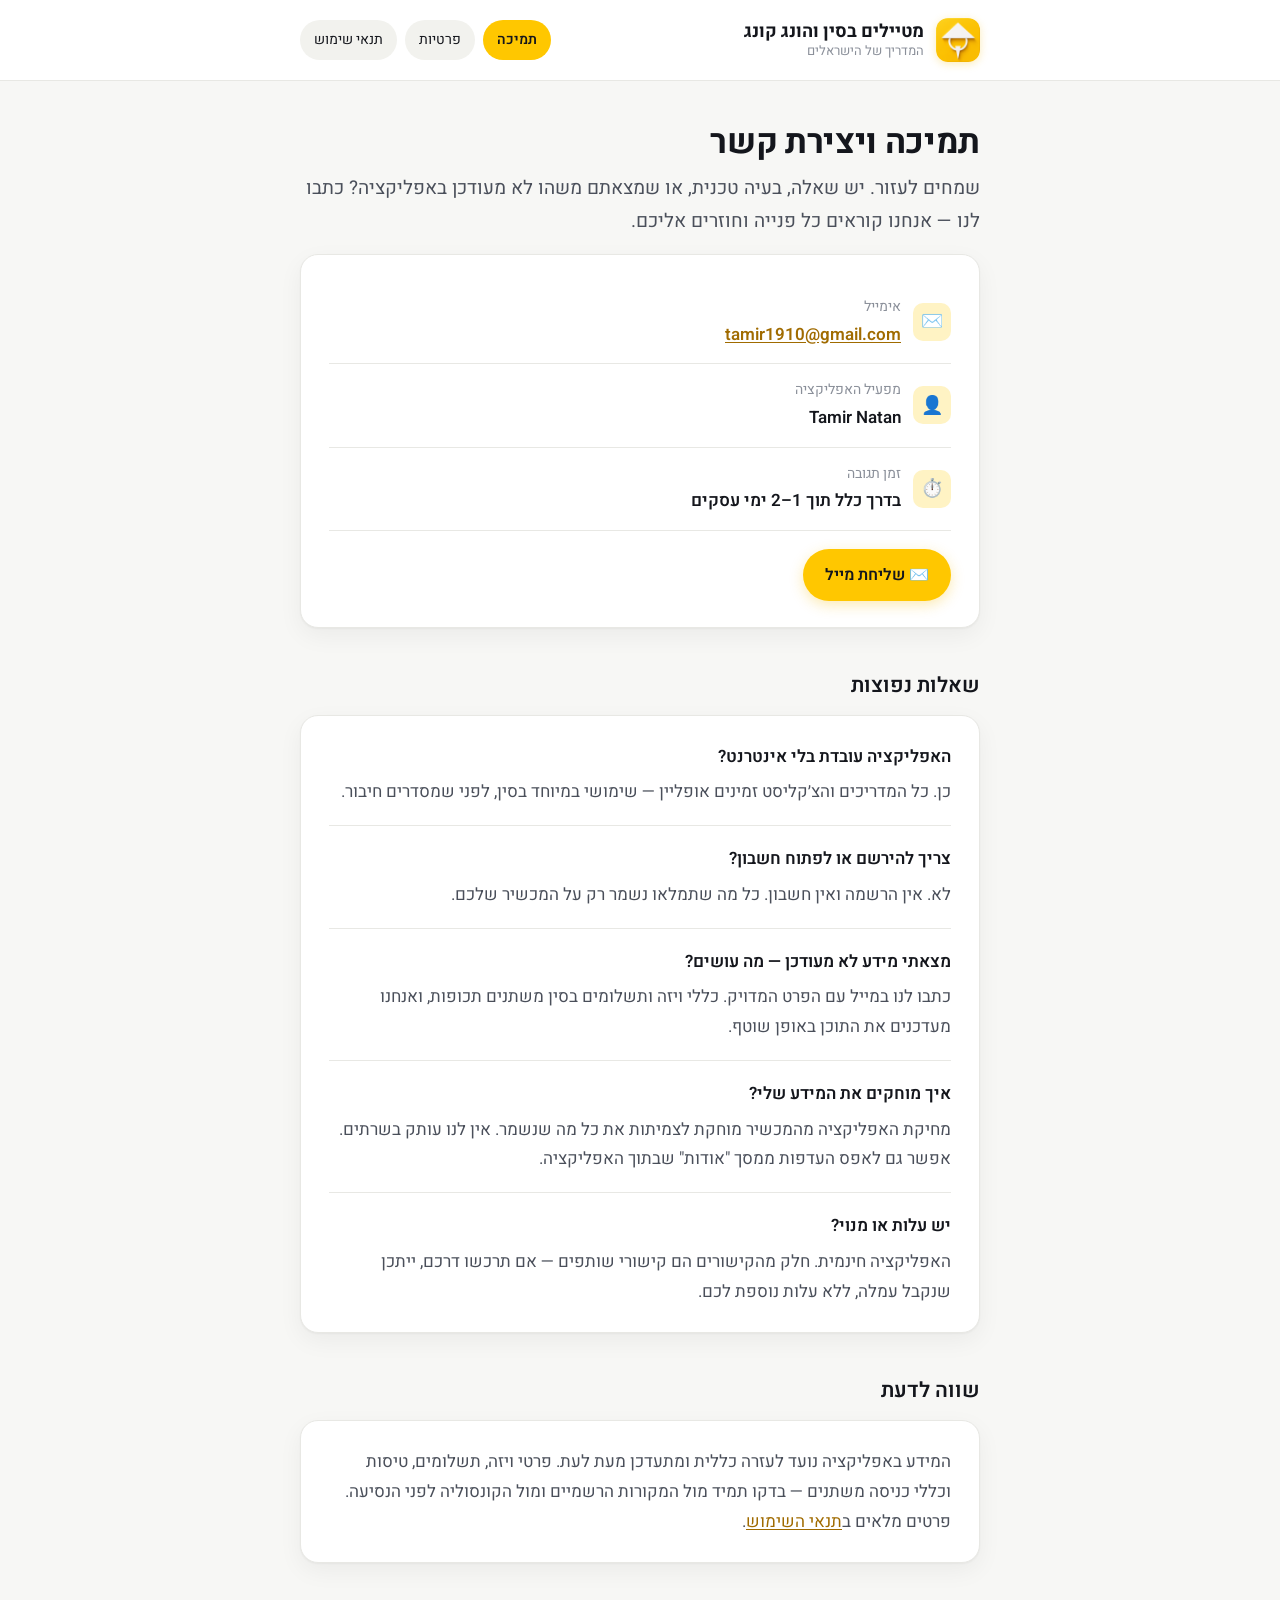
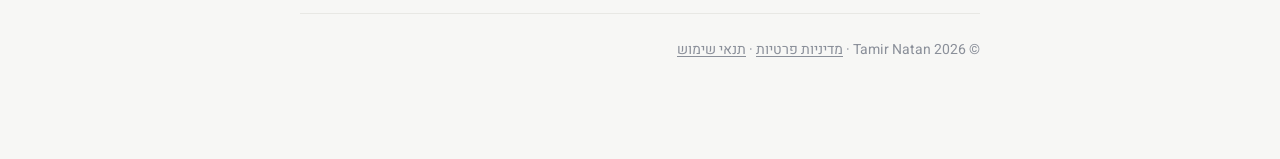
<file: index.html>
<!DOCTYPE html>
<html lang="he" dir="rtl">
<head>
<meta charset="utf-8">
<meta name="viewport" content="width=device-width, initial-scale=1">
<title>מטיילים בסין והונג קונג — תמיכה</title>
<meta name="description" content="תמיכה ויצירת קשר לאפליקציית מטיילים בסין והונג קונג — המדריך של הישראלים לסין ולהונג קונג, בעברית וגם בלי אינטרנט.">
<meta name="theme-color" content="#ffc700">

<link rel="icon" type="image/png" href="favicon-64.png">
<link rel="apple-touch-icon" href="apple-touch-icon.png">

<meta property="og:type" content="website">
<meta property="og:site_name" content="מטיילים בסין והונג קונג">
<meta property="og:title" content="מטיילים בסין והונג קונג — תמיכה">
<meta property="og:description" content="שאלות, בעיות טכניות או מידע לא מעודכן? כאן מוצאים את דרכי יצירת הקשר.">
<meta property="og:image" content="og-cover.png">
<meta name="twitter:card" content="summary_large_image">

<link rel="preconnect" href="https://fonts.googleapis.com">
<link rel="preconnect" href="https://fonts.gstatic.com" crossorigin>
<link href="https://fonts.googleapis.com/css2?family=Heebo:wght@400;500;600;700&display=swap&subset=hebrew,latin" rel="stylesheet">
<link rel="stylesheet" href="style.css">
</head>
<body>

<header class="site">
  <div class="wrap">
    <img class="mark" src="icon-192.png" width="44" height="44" alt="הסמל של מטיילים בסין והונג קונג">
    <div>
      <div class="brand-name">מטיילים בסין והונג קונג</div>
      <div class="brand-sub">המדריך של הישראלים</div>
    </div>
    <nav class="site">
      <a href="index.html" aria-current="page">תמיכה</a>
      <a href="privacy.html">פרטיות</a>
      <a href="terms.html">תנאי שימוש</a>
    </nav>
  </div>
</header>

<main class="wrap">

  <h1>תמיכה ויצירת קשר</h1>
  <p class="lead">שמחים לעזור. יש שאלה, בעיה טכנית, או שמצאתם משהו לא מעודכן באפליקציה? כתבו לנו — אנחנו קוראים כל פנייה וחוזרים אליכם.</p>

  <div class="card">
    <div class="contact-row">
      <div class="ico">✉️</div>
      <div>
        <div class="label">אימייל</div>
        <div class="value"><a href="mailto:tamir1910@gmail.com">tamir1910@gmail.com</a></div>
      </div>
    </div>
    <div class="contact-row">
      <div class="ico">👤</div>
      <div>
        <div class="label">מפעיל האפליקציה</div>
        <div class="value">Tamir Natan</div>
      </div>
    </div>
    <div class="contact-row">
      <div class="ico">⏱️</div>
      <div>
        <div class="label">זמן תגובה</div>
        <div class="value">בדרך כלל תוך 1–2 ימי עסקים</div>
      </div>
    </div>
    <p style="margin:18px 0 0">
      <a class="btn" href="mailto:tamir1910@gmail.com?subject=תמיכה%20—%20מטיילים%20בסין%20והונג%20קונג">✉️ שליחת מייל</a>
    </p>
  </div>

  <h2>שאלות נפוצות</h2>

  <div class="card">
    <div class="faq">
      <h3>האפליקציה עובדת בלי אינטרנט?</h3>
      <p>כן. כל המדריכים והצ׳קליסט זמינים אופליין — שימושי במיוחד בסין, לפני שמסדרים חיבור.</p>
    </div>
    <div class="faq">
      <h3>צריך להירשם או לפתוח חשבון?</h3>
      <p>לא. אין הרשמה ואין חשבון. כל מה שתמלאו נשמר רק על המכשיר שלכם.</p>
    </div>
    <div class="faq">
      <h3>מצאתי מידע לא מעודכן — מה עושים?</h3>
      <p>כתבו לנו במייל עם הפרט המדויק. כללי ויזה ותשלומים בסין משתנים תכופות, ואנחנו מעדכנים את התוכן באופן שוטף.</p>
    </div>
    <div class="faq">
      <h3>איך מוחקים את המידע שלי?</h3>
      <p>מחיקת האפליקציה מהמכשיר מוחקת לצמיתות את כל מה שנשמר. אין לנו עותק בשרתים. אפשר גם לאפס העדפות ממסך "אודות" שבתוך האפליקציה.</p>
    </div>
    <div class="faq">
      <h3>יש עלות או מנוי?</h3>
      <p>האפליקציה חינמית. חלק מהקישורים הם קישורי שותפים — אם תרכשו דרכם, ייתכן שנקבל עמלה, ללא עלות נוספת לכם.</p>
    </div>
  </div>

  <h2>שווה לדעת</h2>
  <div class="card">
    <p>המידע באפליקציה נועד לעזרה כללית ומתעדכן מעת לעת. פרטי ויזה, תשלומים, טיסות וכללי כניסה משתנים —
    בדקו תמיד מול המקורות הרשמיים ומול הקונסוליה לפני הנסיעה. פרטים מלאים ב<a href="terms.html">תנאי השימוש</a>.</p>
  </div>

  <footer class="site">
    <p>© <span id="y">2026</span> Tamir Natan · <a href="privacy.html">מדיניות פרטיות</a> · <a href="terms.html">תנאי שימוש</a></p>
  </footer>

</main>

<script>document.getElementById('y').textContent = new Date().getFullYear();</script>
</body>
</html>
</file>
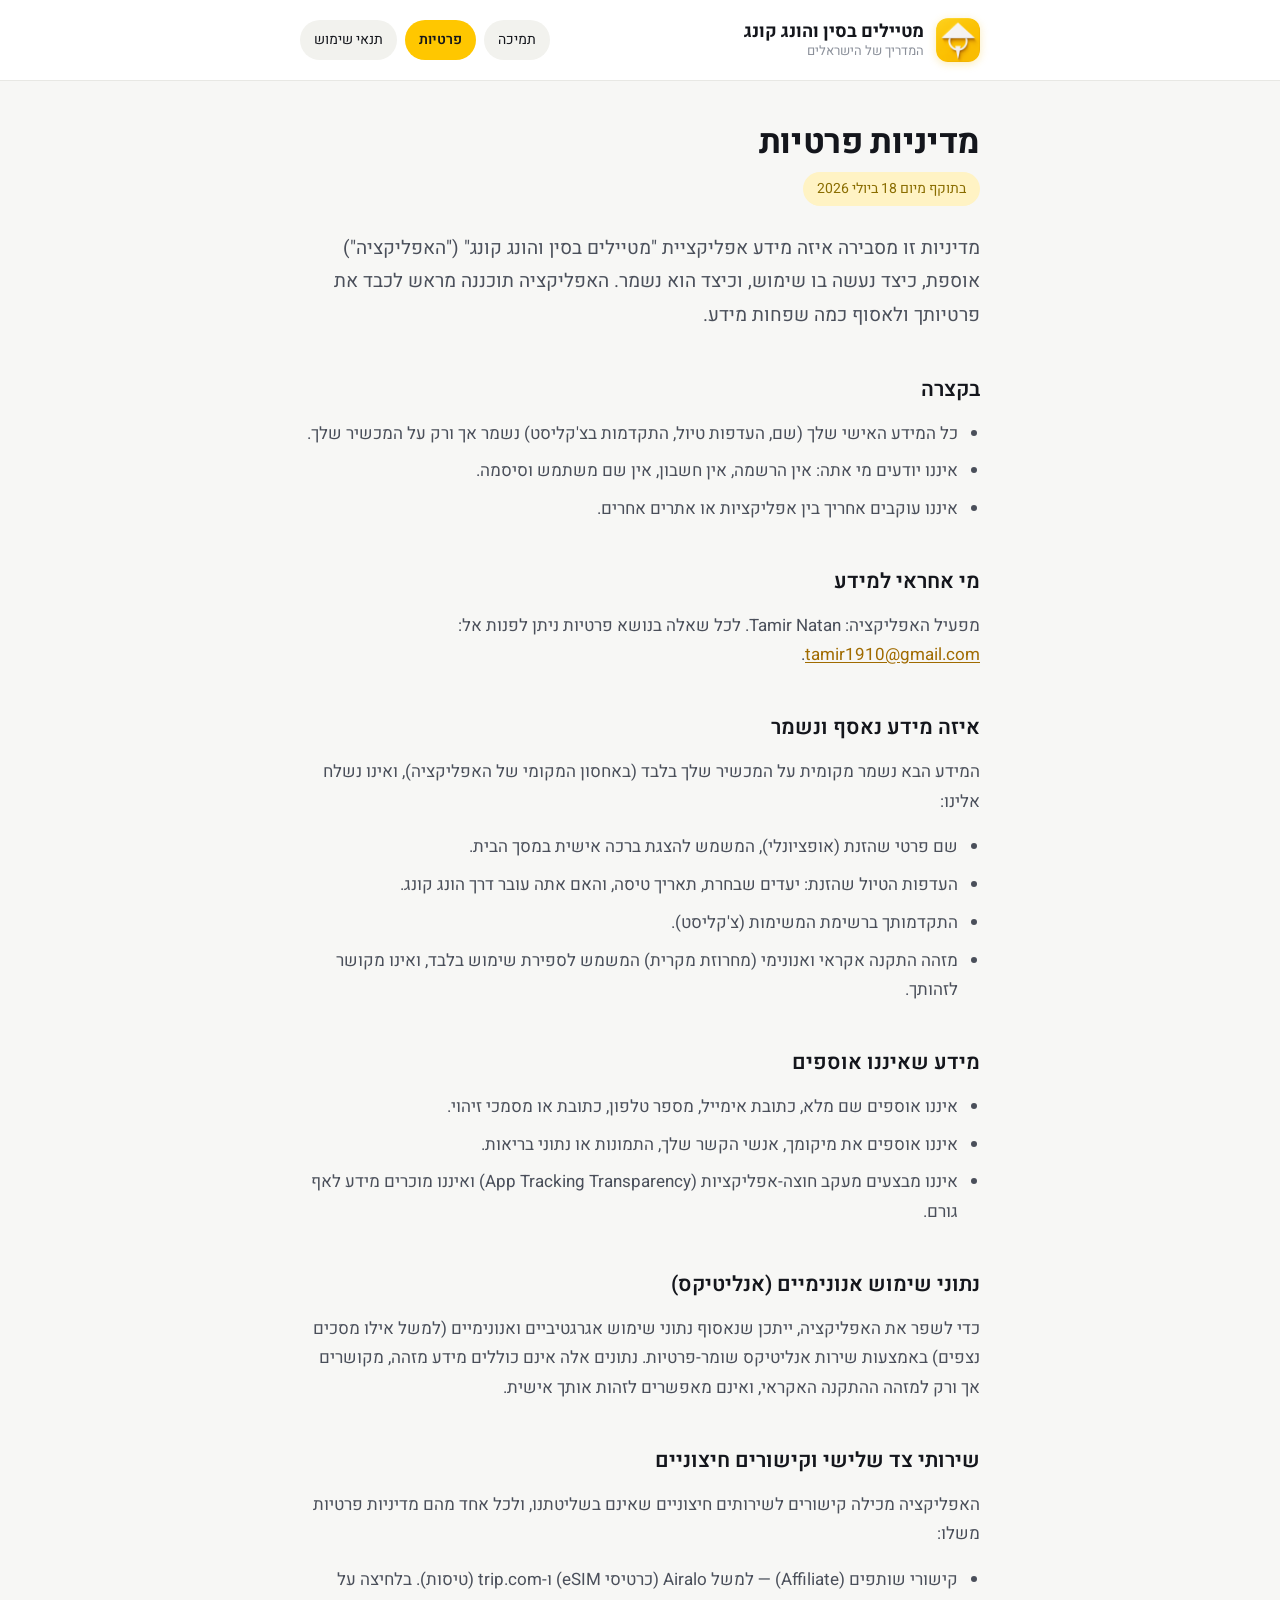
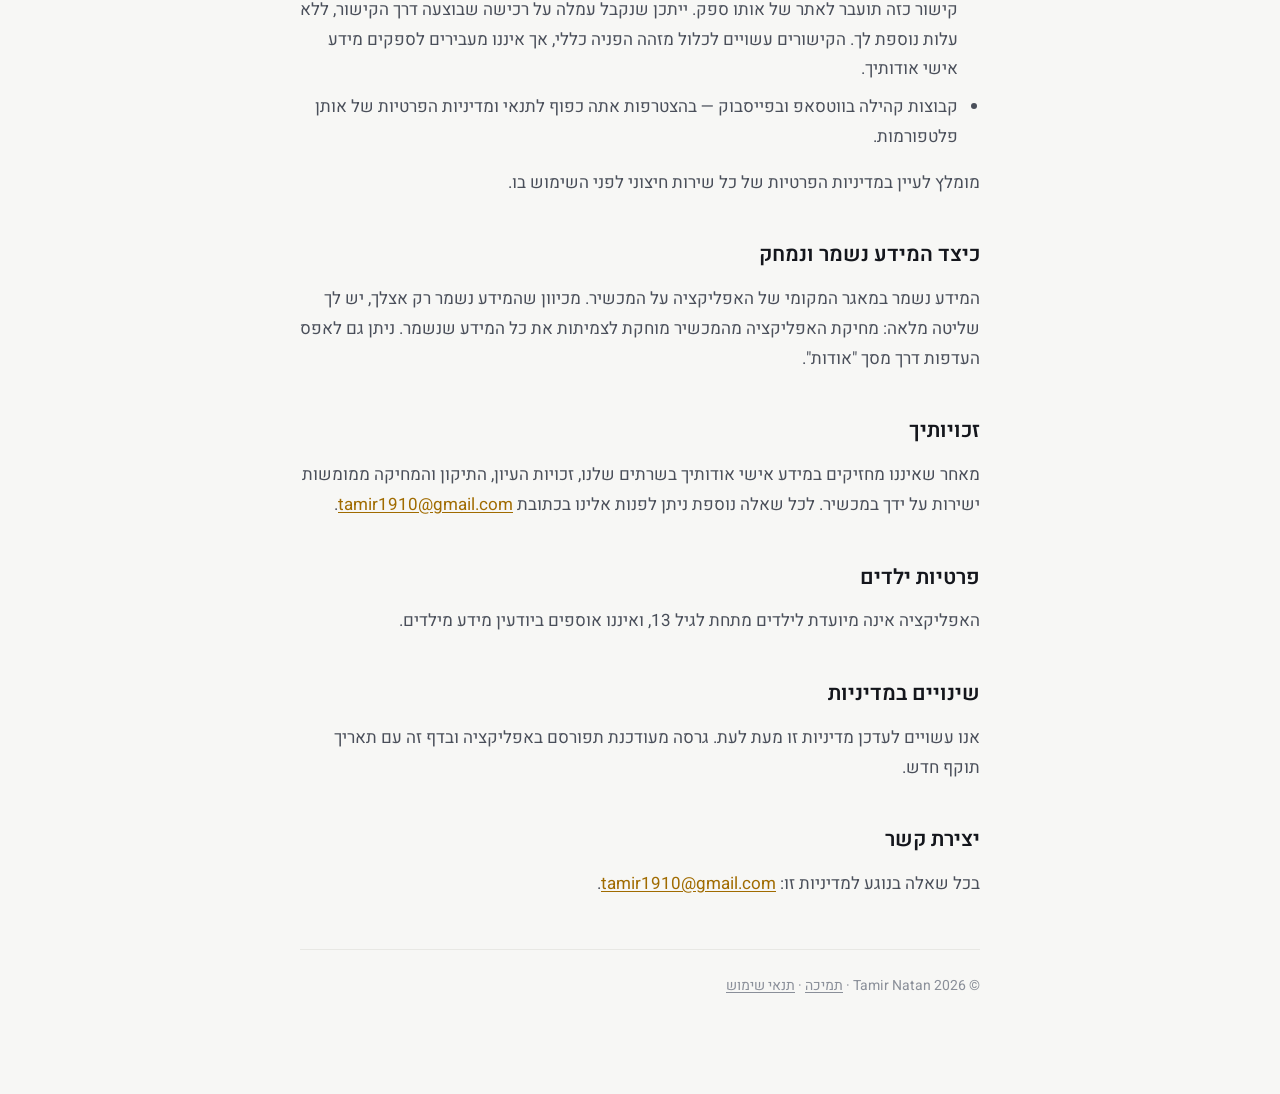
<file: privacy.html>
<!DOCTYPE html>
<html lang="he" dir="rtl">
<head>
<meta charset="utf-8">
<meta name="viewport" content="width=device-width, initial-scale=1">
<title>מדיניות פרטיות — מטיילים בסין והונג קונג</title>
<meta name="description" content="מדיניות הפרטיות של אפליקציית מטיילים בסין והונג קונג. כל המידע האישי נשמר על המכשיר בלבד, ללא הרשמה וללא מעקב.">
<meta name="theme-color" content="#ffc700">

<link rel="icon" type="image/png" href="favicon-64.png">
<link rel="apple-touch-icon" href="apple-touch-icon.png">

<meta property="og:type" content="website">
<meta property="og:site_name" content="מטיילים בסין והונג קונג">
<meta property="og:title" content="מדיניות פרטיות — מטיילים בסין והונג קונג">
<meta property="og:description" content="כל המידע האישי נשמר על המכשיר בלבד — ללא הרשמה, ללא חשבון וללא מעקב.">
<meta property="og:image" content="og-cover.png">
<meta name="twitter:card" content="summary_large_image">

<link rel="preconnect" href="https://fonts.googleapis.com">
<link rel="preconnect" href="https://fonts.gstatic.com" crossorigin>
<link href="https://fonts.googleapis.com/css2?family=Heebo:wght@400;500;600;700&display=swap&subset=hebrew,latin" rel="stylesheet">
<link rel="stylesheet" href="style.css">
</head>
<body>

<header class="site">
  <div class="wrap">
    <img class="mark" src="icon-192.png" width="44" height="44" alt="הסמל של מטיילים בסין והונג קונג">
    <div>
      <div class="brand-name">מטיילים בסין והונג קונג</div>
      <div class="brand-sub">המדריך של הישראלים</div>
    </div>
    <nav class="site">
      <a href="index.html">תמיכה</a>
      <a href="privacy.html" aria-current="page">פרטיות</a>
      <a href="terms.html">תנאי שימוש</a>
    </nav>
  </div>
</header>

<main class="wrap">

  <h1>מדיניות פרטיות</h1>
  <div class="effective">בתוקף מיום 18 ביולי 2026</div>

  <p class="lead">מדיניות זו מסבירה איזה מידע אפליקציית "מטיילים בסין והונג קונג" ("האפליקציה") אוספת, כיצד נעשה בו שימוש, וכיצד הוא נשמר. האפליקציה תוכננה מראש לכבד את פרטיותך ולאסוף כמה שפחות מידע.</p>

  <h2>בקצרה</h2>
  <ul>
    <li>כל המידע האישי שלך (שם, העדפות טיול, התקדמות בצ'קליסט) נשמר אך ורק על המכשיר שלך.</li>
    <li>איננו יודעים מי אתה: אין הרשמה, אין חשבון, אין שם משתמש וסיסמה.</li>
    <li>איננו עוקבים אחריך בין אפליקציות או אתרים אחרים.</li>
  </ul>

  <h2>מי אחראי למידע</h2>
  <p>מפעיל האפליקציה: Tamir Natan. לכל שאלה בנושא פרטיות ניתן לפנות אל: <a href="mailto:tamir1910@gmail.com">tamir1910@gmail.com</a>.</p>

  <h2>איזה מידע נאסף ונשמר</h2>
  <p>המידע הבא נשמר מקומית על המכשיר שלך בלבד (באחסון המקומי של האפליקציה), ואינו נשלח אלינו:</p>
  <ul>
    <li>שם פרטי שהזנת (אופציונלי), המשמש להצגת ברכה אישית במסך הבית.</li>
    <li>העדפות הטיול שהזנת: יעדים שבחרת, תאריך טיסה, והאם אתה עובר דרך הונג קונג.</li>
    <li>התקדמותך ברשימת המשימות (צ'קליסט).</li>
    <li>מזהה התקנה אקראי ואנונימי (מחרוזת מקרית) המשמש לספירת שימוש בלבד, ואינו מקושר לזהותך.</li>
  </ul>

  <h2>מידע שאיננו אוספים</h2>
  <ul>
    <li>איננו אוספים שם מלא, כתובת אימייל, מספר טלפון, כתובת או מסמכי זיהוי.</li>
    <li>איננו אוספים את מיקומך, אנשי הקשר שלך, התמונות או נתוני בריאות.</li>
    <li>איננו מבצעים מעקב חוצה-אפליקציות (App Tracking Transparency) ואיננו מוכרים מידע לאף גורם.</li>
  </ul>

  <h2>נתוני שימוש אנונימיים (אנליטיקס)</h2>
  <p>כדי לשפר את האפליקציה, ייתכן שנאסוף נתוני שימוש אגרגטיביים ואנונימיים (למשל אילו מסכים נצפים) באמצעות שירות אנליטיקס שומר-פרטיות. נתונים אלה אינם כוללים מידע מזהה, מקושרים אך ורק למזהה ההתקנה האקראי, ואינם מאפשרים לזהות אותך אישית.</p>

  <h2>שירותי צד שלישי וקישורים חיצוניים</h2>
  <p>האפליקציה מכילה קישורים לשירותים חיצוניים שאינם בשליטתנו, ולכל אחד מהם מדיניות פרטיות משלו:</p>
  <ul>
    <li>קישורי שותפים (Affiliate) — למשל Airalo (כרטיסי eSIM) ו-trip.com (טיסות). בלחיצה על קישור כזה תועבר לאתר של אותו ספק. ייתכן שנקבל עמלה על רכישה שבוצעה דרך הקישור, ללא עלות נוספת לך. הקישורים עשויים לכלול מזהה הפניה כללי, אך איננו מעבירים לספקים מידע אישי אודותיך.</li>
    <li>קבוצות קהילה בווטסאפ ובפייסבוק — בהצטרפות אתה כפוף לתנאי ומדיניות הפרטיות של אותן פלטפורמות.</li>
  </ul>
  <p>מומלץ לעיין במדיניות הפרטיות של כל שירות חיצוני לפני השימוש בו.</p>

  <h2>כיצד המידע נשמר ונמחק</h2>
  <p>המידע נשמר במאגר המקומי של האפליקציה על המכשיר. מכיוון שהמידע נשמר רק אצלך, יש לך שליטה מלאה: מחיקת האפליקציה מהמכשיר מוחקת לצמיתות את כל המידע שנשמר. ניתן גם לאפס העדפות דרך מסך "אודות".</p>

  <h2>זכויותיך</h2>
  <p>מאחר שאיננו מחזיקים במידע אישי אודותיך בשרתים שלנו, זכויות העיון, התיקון והמחיקה ממומשות ישירות על ידך במכשיר. לכל שאלה נוספת ניתן לפנות אלינו בכתובת <a href="mailto:tamir1910@gmail.com">tamir1910@gmail.com</a>.</p>

  <h2>פרטיות ילדים</h2>
  <p>האפליקציה אינה מיועדת לילדים מתחת לגיל 13, ואיננו אוספים ביודעין מידע מילדים.</p>

  <h2>שינויים במדיניות</h2>
  <p>אנו עשויים לעדכן מדיניות זו מעת לעת. גרסה מעודכנת תפורסם באפליקציה ובדף זה עם תאריך תוקף חדש.</p>

  <h2>יצירת קשר</h2>
  <p>בכל שאלה בנוגע למדיניות זו: <a href="mailto:tamir1910@gmail.com">tamir1910@gmail.com</a>.</p>

  <footer class="site">
    <p>© <span id="y">2026</span> Tamir Natan · <a href="index.html">תמיכה</a> · <a href="terms.html">תנאי שימוש</a></p>
  </footer>

</main>

<script>document.getElementById('y').textContent = new Date().getFullYear();</script>
</body>
</html>
</file>
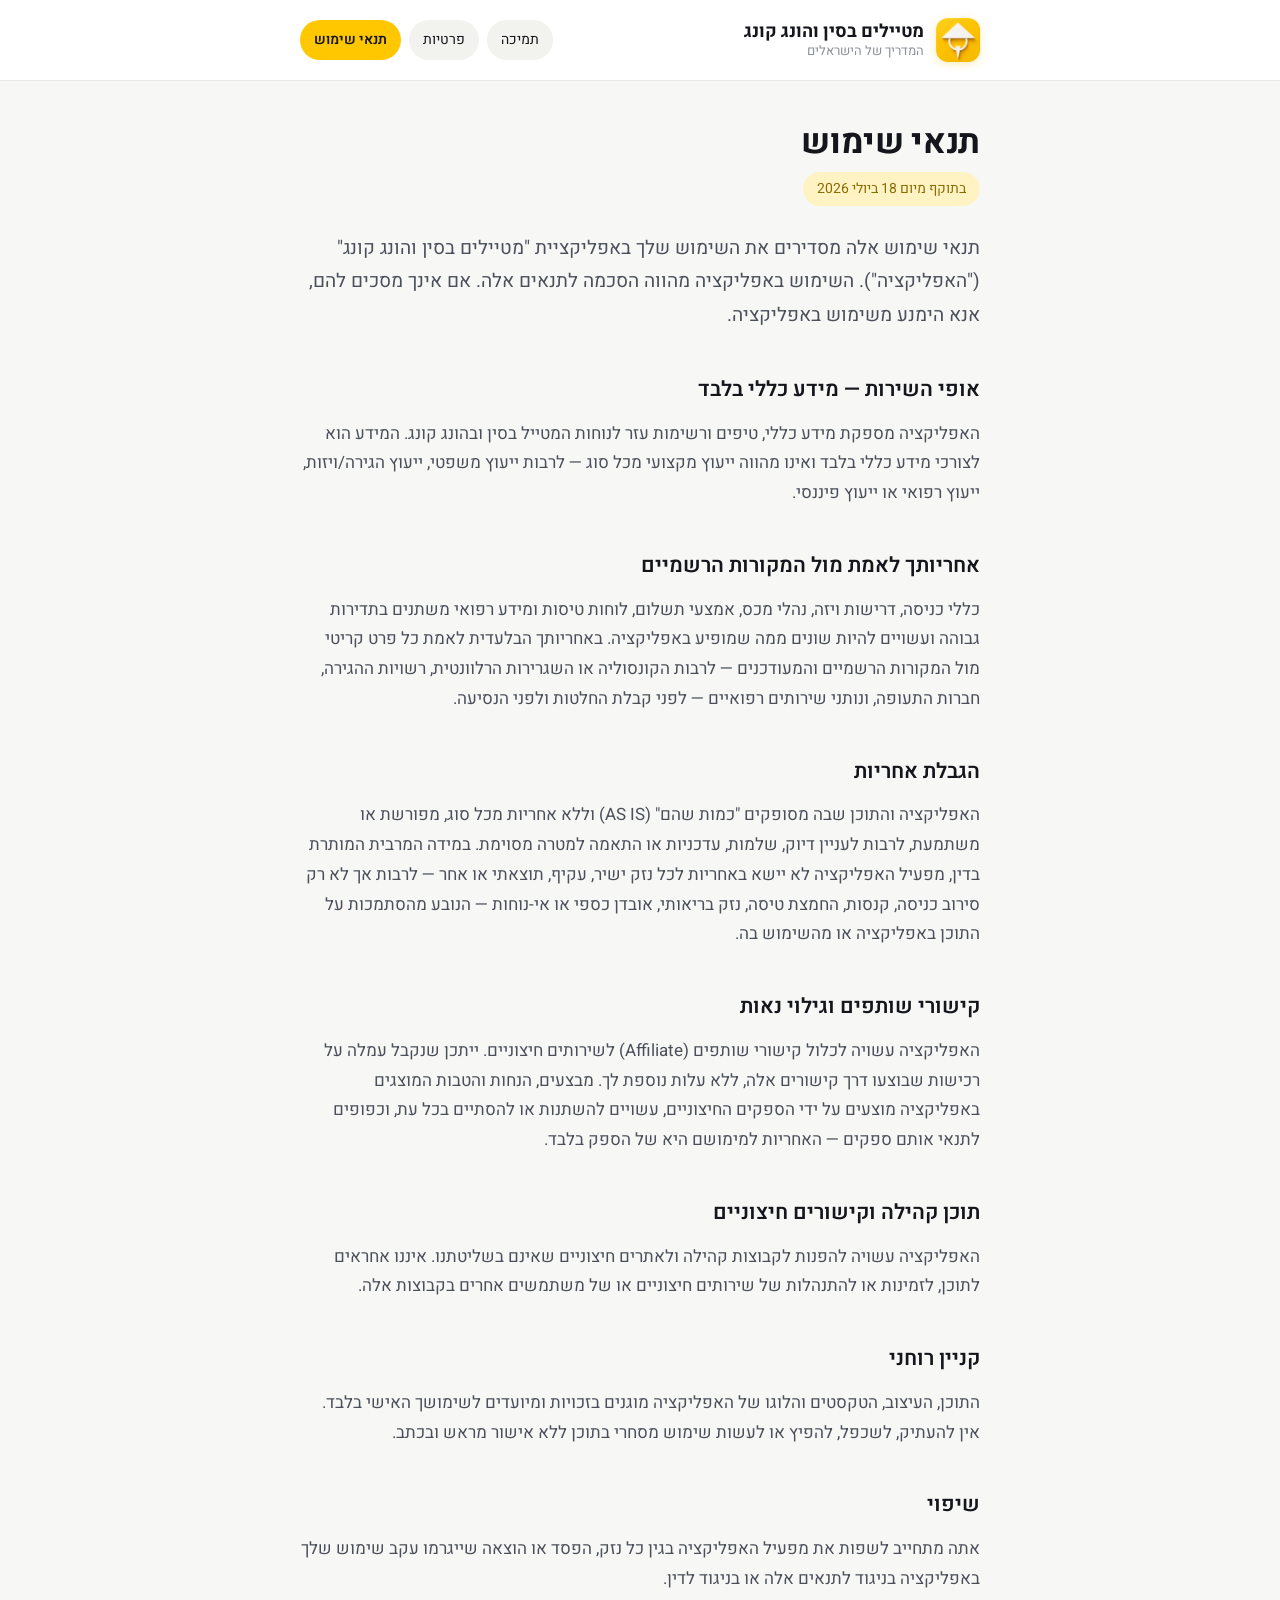
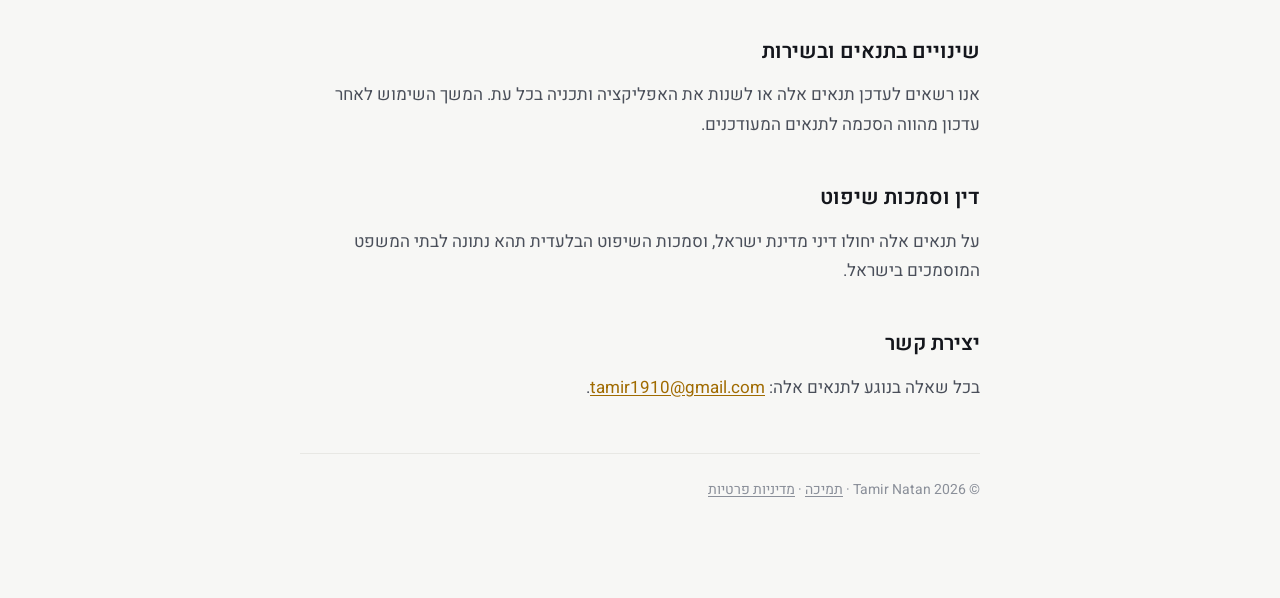
<file: terms.html>
<!DOCTYPE html>
<html lang="he" dir="rtl">
<head>
<meta charset="utf-8">
<meta name="viewport" content="width=device-width, initial-scale=1">
<title>תנאי שימוש — מטיילים בסין והונג קונג</title>
<meta name="description" content="תנאי השימוש של אפליקציית מטיילים בסין והונג קונג — המדריך לסין ולהונג קונג בעברית.">
<meta name="theme-color" content="#ffc700">

<link rel="icon" type="image/png" href="favicon-64.png">
<link rel="apple-touch-icon" href="apple-touch-icon.png">

<meta property="og:type" content="website">
<meta property="og:site_name" content="מטיילים בסין והונג קונג">
<meta property="og:title" content="תנאי שימוש — מטיילים בסין והונג קונג">
<meta property="og:description" content="התנאים לשימוש באפליקציה — מידע כללי בלבד, לא תחליף לאימות מול המקורות הרשמיים.">
<meta property="og:image" content="og-cover.png">
<meta name="twitter:card" content="summary_large_image">

<link rel="preconnect" href="https://fonts.googleapis.com">
<link rel="preconnect" href="https://fonts.gstatic.com" crossorigin>
<link href="https://fonts.googleapis.com/css2?family=Heebo:wght@400;500;600;700&display=swap&subset=hebrew,latin" rel="stylesheet">
<link rel="stylesheet" href="style.css">
</head>
<body>

<header class="site">
  <div class="wrap">
    <img class="mark" src="icon-192.png" width="44" height="44" alt="הסמל של מטיילים בסין והונג קונג">
    <div>
      <div class="brand-name">מטיילים בסין והונג קונג</div>
      <div class="brand-sub">המדריך של הישראלים</div>
    </div>
    <nav class="site">
      <a href="index.html">תמיכה</a>
      <a href="privacy.html">פרטיות</a>
      <a href="terms.html" aria-current="page">תנאי שימוש</a>
    </nav>
  </div>
</header>

<main class="wrap">

  <h1>תנאי שימוש</h1>
  <div class="effective">בתוקף מיום 18 ביולי 2026</div>

  <p class="lead">תנאי שימוש אלה מסדירים את השימוש שלך באפליקציית "מטיילים בסין והונג קונג" ("האפליקציה"). השימוש באפליקציה מהווה הסכמה לתנאים אלה. אם אינך מסכים להם, אנא הימנע משימוש באפליקציה.</p>

  <h2>אופי השירות — מידע כללי בלבד</h2>
  <p>האפליקציה מספקת מידע כללי, טיפים ורשימות עזר לנוחות המטייל בסין ובהונג קונג. המידע הוא לצורכי מידע כללי בלבד ואינו מהווה ייעוץ מקצועי מכל סוג — לרבות ייעוץ משפטי, ייעוץ הגירה/ויזות, ייעוץ רפואי או ייעוץ פיננסי.</p>

  <h2>אחריותך לאמת מול המקורות הרשמיים</h2>
  <p>כללי כניסה, דרישות ויזה, נהלי מכס, אמצעי תשלום, לוחות טיסות ומידע רפואי משתנים בתדירות גבוהה ועשויים להיות שונים ממה שמופיע באפליקציה. באחריותך הבלעדית לאמת כל פרט קריטי מול המקורות הרשמיים והמעודכנים — לרבות הקונסוליה או השגרירות הרלוונטית, רשויות ההגירה, חברות התעופה, ונותני שירותים רפואיים — לפני קבלת החלטות ולפני הנסיעה.</p>

  <h2>הגבלת אחריות</h2>
  <p>האפליקציה והתוכן שבה מסופקים "כמות שהם" (AS IS) וללא אחריות מכל סוג, מפורשת או משתמעת, לרבות לעניין דיוק, שלמות, עדכניות או התאמה למטרה מסוימת. במידה המרבית המותרת בדין, מפעיל האפליקציה לא יישא באחריות לכל נזק ישיר, עקיף, תוצאתי או אחר — לרבות אך לא רק סירוב כניסה, קנסות, החמצת טיסה, נזק בריאותי, אובדן כספי או אי-נוחות — הנובע מהסתמכות על התוכן באפליקציה או מהשימוש בה.</p>

  <h2>קישורי שותפים וגילוי נאות</h2>
  <p>האפליקציה עשויה לכלול קישורי שותפים (Affiliate) לשירותים חיצוניים. ייתכן שנקבל עמלה על רכישות שבוצעו דרך קישורים אלה, ללא עלות נוספת לך. מבצעים, הנחות והטבות המוצגים באפליקציה מוצעים על ידי הספקים החיצוניים, עשויים להשתנות או להסתיים בכל עת, וכפופים לתנאי אותם ספקים — האחריות למימושם היא של הספק בלבד.</p>

  <h2>תוכן קהילה וקישורים חיצוניים</h2>
  <p>האפליקציה עשויה להפנות לקבוצות קהילה ולאתרים חיצוניים שאינם בשליטתנו. איננו אחראים לתוכן, לזמינות או להתנהלות של שירותים חיצוניים או של משתמשים אחרים בקבוצות אלה.</p>

  <h2>קניין רוחני</h2>
  <p>התוכן, העיצוב, הטקסטים והלוגו של האפליקציה מוגנים בזכויות ומיועדים לשימושך האישי בלבד. אין להעתיק, לשכפל, להפיץ או לעשות שימוש מסחרי בתוכן ללא אישור מראש ובכתב.</p>

  <h2>שיפוי</h2>
  <p>אתה מתחייב לשפות את מפעיל האפליקציה בגין כל נזק, הפסד או הוצאה שייגרמו עקב שימוש שלך באפליקציה בניגוד לתנאים אלה או בניגוד לדין.</p>

  <h2>שינויים בתנאים ובשירות</h2>
  <p>אנו רשאים לעדכן תנאים אלה או לשנות את האפליקציה ותכניה בכל עת. המשך השימוש לאחר עדכון מהווה הסכמה לתנאים המעודכנים.</p>

  <h2>דין וסמכות שיפוט</h2>
  <p>על תנאים אלה יחולו דיני מדינת ישראל, וסמכות השיפוט הבלעדית תהא נתונה לבתי המשפט המוסמכים בישראל.</p>

  <h2>יצירת קשר</h2>
  <p>בכל שאלה בנוגע לתנאים אלה: <a href="mailto:tamir1910@gmail.com">tamir1910@gmail.com</a>.</p>

  <footer class="site">
    <p>© <span id="y">2026</span> Tamir Natan · <a href="index.html">תמיכה</a> · <a href="privacy.html">מדיניות פרטיות</a></p>
  </footer>

</main>

<script>document.getElementById('y').textContent = new Date().getFullYear();</script>
</body>
</html>
</file>
<file: style.css>
/* מטיילים בסין והונג קונג — עיצוב הדפים הציבוריים (תואם לשפת העיצוב של האפליקציה) */

:root {
  --bg: #f7f7f5;
  --surface: #ffffff;
  --surface-2: #f2f2ee;
  --accent: #ffc700;
  --accent-strong: #f5b900;
  --accent-dark: #a06b00;
  --accent-soft: #fff3c4;
  --accent-soft-text: #8a6d00;
  --text: #14161c;
  --text-body: #4a4f5a;
  --text-muted: #8a8f99;
  --border: #e8e8e4;
  --shadow: 0 1px 2px rgba(20, 22, 28, .04), 0 8px 24px rgba(20, 22, 28, .05);
  --radius: 18px;
}

@media (prefers-color-scheme: dark) {
  :root {
    --bg: #0e0c0a;
    --surface: #1a1712;
    --surface-2: #24201a;
    --accent: #ffd24d;
    --accent-strong: #f0bc2e;
    --accent-dark: #ffe08a;
    --accent-soft: #3a3115;
    --accent-soft-text: #ffe08a;
    --text: #f5f5f2;
    --text-body: #c9cdd6;
    --text-muted: #8b8f98;
    --border: #2c281f;
    --shadow: 0 1px 2px rgba(0, 0, 0, .3), 0 10px 30px rgba(0, 0, 0, .35);
  }
}

* { box-sizing: border-box; }

html { -webkit-text-size-adjust: 100%; scroll-behavior: smooth; }

body {
  margin: 0;
  padding: 0;
  direction: rtl;
  font-family: "Heebo", -apple-system, BlinkMacSystemFont, "Segoe UI", sans-serif;
  background: var(--bg);
  color: var(--text-body);
  line-height: 1.75;
  font-size: 17px;
  -webkit-font-smoothing: antialiased;
}

.wrap {
  max-width: 720px;
  margin: 0 auto;
  padding: 0 20px 80px;
}

/* ---------- Header ---------- */

header.site {
  background: var(--surface);
  border-bottom: 1px solid var(--border);
  margin-bottom: 40px;
  position: sticky;
  top: 0;
  z-index: 10;
  backdrop-filter: saturate(180%) blur(12px);
  -webkit-backdrop-filter: saturate(180%) blur(12px);
}

header.site .wrap {
  padding-top: 18px;
  padding-bottom: 18px;
  display: flex;
  align-items: center;
  gap: 12px;
  flex-wrap: wrap;
}

.mark {
  width: 44px;
  height: 44px;
  border-radius: 12px;
  flex: none;
  display: block;
  box-shadow: 0 2px 8px rgba(245, 185, 0, .28);
}

.brand-name {
  font-weight: 700;
  font-size: 18px;
  color: var(--text);
  line-height: 1.3;
}

.brand-sub {
  font-size: 13px;
  color: var(--text-muted);
  line-height: 1.3;
}

nav.site {
  margin-inline-start: auto;
  display: flex;
  gap: 8px;
  flex-wrap: wrap;
}

nav.site a {
  font-size: 14px;
  color: var(--text);
  text-decoration: none;
  padding: 8px 14px;
  border-radius: 999px;
  background: var(--surface-2);
  white-space: nowrap;
  transition: background .15s ease;
}

nav.site a:hover { background: var(--accent-soft); }
nav.site a[aria-current="page"] {
  background: var(--accent);
  color: #14161c;
  font-weight: 600;
}

/* ---------- Typography ---------- */

h1 {
  font-size: 34px;
  line-height: 1.25;
  color: var(--text);
  margin: 0 0 8px;
  font-weight: 700;
  letter-spacing: -.01em;
}

h2 {
  font-size: 21px;
  color: var(--text);
  margin: 40px 0 10px;
  font-weight: 600;
}

p { margin: 0 0 16px; }

ul { margin: 0 0 16px; padding-inline-start: 22px; }
li { margin-bottom: 8px; }

strong { color: var(--text); }

a {
  color: var(--accent-dark);
  text-underline-offset: 2px;
}

.effective {
  display: inline-block;
  font-size: 14px;
  color: var(--accent-soft-text);
  background: var(--accent-soft);
  padding: 5px 14px;
  border-radius: 999px;
  margin-bottom: 26px;
}

/* ---------- Cards ---------- */

.card {
  background: var(--surface);
  border: 1px solid var(--border);
  border-radius: var(--radius);
  padding: 26px 28px;
  margin-bottom: 20px;
  box-shadow: var(--shadow);
}

.card > p:last-child { margin-bottom: 0; }

.lead {
  font-size: 19px;
  color: var(--text-body);
}

/* FAQ items inside a card */
.faq { padding: 18px 0; border-bottom: 1px solid var(--border); }
.faq:first-child { padding-top: 0; }
.faq:last-child { padding-bottom: 0; border-bottom: 0; }
.faq h3 {
  margin: 0 0 6px;
  font-size: 17px;
  font-weight: 600;
  color: var(--text);
}
.faq p { margin: 0; }

.contact-row {
  display: flex;
  align-items: center;
  gap: 12px;
  padding: 14px 0;
  border-bottom: 1px solid var(--border);
}
.contact-row:last-child { border-bottom: 0; }
.contact-row .ico {
  width: 38px; height: 38px; border-radius: 10px;
  background: var(--accent-soft);
  display: grid; place-items: center; flex: none;
  font-size: 18px;
}
.contact-row .label { font-size: 14px; color: var(--text-muted); }
.contact-row .value { font-weight: 600; color: var(--text); }
.contact-row .value a { color: var(--accent-dark); }

/* email call-to-action button */
.btn {
  display: inline-flex;
  align-items: center;
  gap: 8px;
  background: var(--accent);
  color: #14161c;
  font-weight: 600;
  font-size: 16px;
  text-decoration: none;
  padding: 12px 22px;
  border-radius: 999px;
  box-shadow: 0 4px 14px rgba(245, 185, 0, .3);
  transition: transform .12s ease, box-shadow .12s ease;
}
.btn:hover { transform: translateY(-1px); box-shadow: 0 6px 18px rgba(245, 185, 0, .38); }

/* ---------- Footer ---------- */

footer.site {
  border-top: 1px solid var(--border);
  margin-top: 50px;
  padding-top: 24px;
  font-size: 14px;
  color: var(--text-muted);
}

footer.site a { color: var(--text-muted); }

@media (max-width: 560px) {
  body { font-size: 16px; }
  h1 { font-size: 27px; }
  .card { padding: 20px; }
  header.site .wrap { gap: 10px; }
  nav.site { margin-inline-start: 0; width: 100%; }
}
</file>
